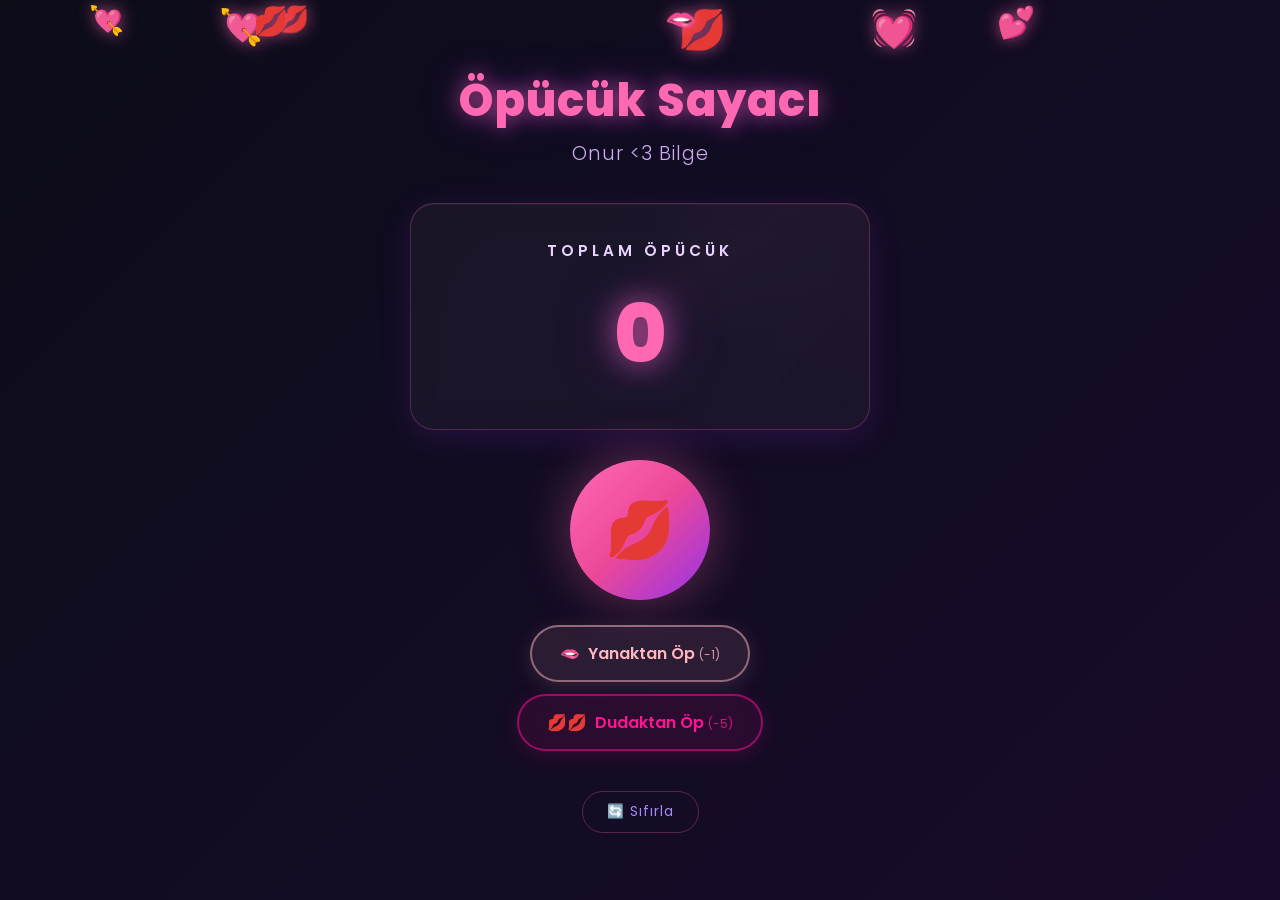
<file: index.html>
<!DOCTYPE html>
<html lang="tr">
<head>
    <meta charset="UTF-8">
    <meta name="viewport" content="width=device-width, initial-scale=1.0">
    <title>Öpücük Sayacı</title>
    <style>
        @import url('https://fonts.googleapis.com/css2?family=Poppins:wght@300;400;600;700;800&display=swap');

        * {
            margin: 0;
            padding: 0;
            box-sizing: border-box;
        }

        body {
            background: linear-gradient(135deg, #0d0d1a 0%, #1a0a2e 30%, #2d1b4e 60%, #0f0f23 100%);
            background-size: 400% 400%;
            animation: gradientShift 15s ease infinite;
            min-height: 100vh;
            display: flex;
            flex-direction: column;
            align-items: center;
            justify-content: center;
            font-family: 'Poppins', sans-serif;
            overflow: hidden;
            position: relative;
        }

        @keyframes gradientShift {
            0% { background-position: 0% 50%; }
            50% { background-position: 100% 50%; }
            100% { background-position: 0% 50%; }
        }

        /* ===== ARKA PLAN KALPLER ===== */
        .hearts-container {
            position: fixed;
            top: 0;
            left: 0;
            width: 100%;
            height: 100%;
            pointer-events: none;
            overflow: hidden;
            z-index: 1;
        }

        .heart {
            position: absolute;
            animation: floatUp linear infinite;
            filter: drop-shadow(0 0 8px rgba(255, 105, 180, 0.6));
        }

        @keyframes floatUp {
            0% {
                transform: translateY(100vh) scale(0) rotate(-20deg);
                opacity: 0;
            }
            8% {
                opacity: 0.9;
            }
            92% {
                opacity: 0.9;
            }
            100% {
                transform: translateY(-15vh) scale(1.3) rotate(20deg);
                opacity: 0;
            }
        }

        /* ===== PARÇACIK CANVAS ===== */
        #particleCanvas {
            position: fixed;
            top: 0;
            left: 0;
            width: 100%;
            height: 100%;
            pointer-events: none;
            z-index: 5;
        }

        /* ===== ANA İÇERİK ===== */
        .main-content {
            position: relative;
            z-index: 10;
            text-align: center;
            padding: 20px;
            max-width: 500px;
            width: 90%;
        }

        .title {
            color: #ff69b4;
            font-size: 2.8rem;
            font-weight: 800;
            margin-bottom: 5px;
            text-shadow: 0 0 20px rgba(255, 105, 180, 0.6), 0 0 40px rgba(147, 51, 234, 0.4);
            animation: glow 2s ease-in-out infinite alternate;
            letter-spacing: 1px;
        }

        @keyframes glow {
            from {
                text-shadow: 0 0 20px rgba(255, 105, 180, 0.5), 0 0 30px rgba(147, 51, 234, 0.3);
            }
            to {
                text-shadow: 0 0 30px rgba(255, 105, 180, 0.9), 0 0 50px rgba(147, 51, 234, 0.6), 0 0 70px rgba(236, 72, 153, 0.3);
            }
        }

        .subtitle {
            color: #d8b4fe;
            font-size: 1.2rem;
            margin-bottom: 35px;
            opacity: 0.95;
            font-weight: 300;
            letter-spacing: 1px;
        }

        /* ===== SAYAÇ KUTUSU ===== */
        .counter-box {
            background: rgba(255, 255, 255, 0.04);
            backdrop-filter: blur(15px);
            -webkit-backdrop-filter: blur(15px);
            border: 1px solid rgba(255, 105, 180, 0.25);
            border-radius: 24px;
            padding: 35px 30px;
            margin-bottom: 30px;
            box-shadow: 0 8px 32px rgba(147, 51, 234, 0.15), inset 0 1px 0 rgba(255, 255, 255, 0.05);
            position: relative;
            overflow: hidden;
        }

        .counter-box::before {
            content: '';
            position: absolute;
            top: -50%;
            left: -50%;
            width: 200%;
            height: 200%;
            background: conic-gradient(from 0deg, transparent, rgba(255, 105, 180, 0.03), transparent 30%);
            animation: rotate 8s linear infinite;
        }

        @keyframes rotate {
            100% { transform: rotate(360deg); }
        }

        .counter-label {
            color: #e9d5ff;
            font-size: 0.95rem;
            margin-bottom: 12px;
            letter-spacing: 4px;
            text-transform: uppercase;
            font-weight: 600;
            position: relative;
            z-index: 1;
        }

        .counter-value {
            color: #ff69b4;
            font-size: 5rem;
            font-weight: 800;
            text-shadow: 0 0 30px rgba(255, 105, 180, 0.7), 0 0 60px rgba(147, 51, 234, 0.4);
            transition: all 0.3s cubic-bezier(0.68, -0.55, 0.265, 1.55);
            position: relative;
            z-index: 1;
            display: inline-block;
        }

        .counter-value.pop {
            transform: scale(1.4);
            color: #ff1493;
        }

        .counter-value.shake {
            animation: shake 0.5s cubic-bezier(.36,.07,.19,.97) both;
            color: #ff4757;
        }

        @keyframes shake {
            10%, 90% { transform: translate3d(-2px, 0, 0); }
            20%, 80% { transform: translate3d(4px, 0, 0); }
            30%, 50%, 70% { transform: translate3d(-6px, 0, 0); }
            40%, 60% { transform: translate3d(6px, 0, 0); }
        }

        .counter-value.bounce {
            animation: bounce 0.6s ease;
            color: #ff69b4;
        }

        @keyframes bounce {
            0%, 100% { transform: translateY(0); }
            25% { transform: translateY(-15px) scale(1.1); }
            50% { transform: translateY(5px) scale(0.95); }
            75% { transform: translateY(-5px) scale(1.05); }
        }

        /* ===== BUTON GRUBU ===== */
        .button-group {
            display: flex;
            flex-direction: column;
            gap: 15px;
            align-items: center;
            margin-bottom: 25px;
        }

        .main-btn-row {
            display: flex;
            gap: 15px;
            justify-content: center;
            flex-wrap: wrap;
        }

        .kiss-button {
            background: linear-gradient(135deg, #ff69b4 0%, #ec4899 50%, #9333ea 100%);
            border: none;
            border-radius: 50%;
            width: 140px;
            height: 140px;
            font-size: 3.5rem;
            cursor: pointer;
            box-shadow: 0 0 50px rgba(255, 105, 180, 0.4), 0 10px 30px rgba(0, 0, 0, 0.3);
            transition: all 0.3s cubic-bezier(0.68, -0.55, 0.265, 1.55);
            position: relative;
            overflow: hidden;
            display: flex;
            align-items: center;
            justify-content: center;
        }

        .kiss-button::after {
            content: '';
            position: absolute;
            top: -50%;
            left: -50%;
            width: 200%;
            height: 200%;
            background: radial-gradient(circle, rgba(255,255,255,0.3) 0%, transparent 60%);
            opacity: 0;
            transition: opacity 0.3s;
        }

        .kiss-button:hover {
            transform: scale(1.12) rotate(5deg);
            box-shadow: 0 0 70px rgba(255, 105, 180, 0.7), 0 15px 40px rgba(0, 0, 0, 0.4);
        }

        .kiss-button:hover::after {
            opacity: 1;
        }

        .kiss-button:active {
            transform: scale(0.92) rotate(-3deg);
        }

        .kiss-button .btn-label {
            position: absolute;
            bottom: -28px;
            left: 50%;
            transform: translateX(-50%);
            font-size: 0.75rem;
            color: #ff69b4;
            font-weight: 600;
            white-space: nowrap;
            text-shadow: 0 0 10px rgba(255, 105, 180, 0.5);
            letter-spacing: 1px;
        }

        /* Alt butonlar */
        .sub-buttons {
            display: flex;
            gap: 12px;
            justify-content: center;
            flex-wrap: wrap;
            margin-top: 10px;
        }

        .sub-btn {
            padding: 14px 28px;
            border-radius: 50px;
            border: 2px solid;
            font-size: 1rem;
            font-weight: 600;
            cursor: pointer;
            font-family: 'Poppins', sans-serif;
            transition: all 0.3s cubic-bezier(0.68, -0.55, 0.265, 1.55);
            position: relative;
            overflow: hidden;
            display: flex;
            align-items: center;
            gap: 8px;
            backdrop-filter: blur(10px);
        }

        .sub-btn::before {
            content: '';
            position: absolute;
            top: 0;
            left: -100%;
            width: 100%;
            height: 100%;
            background: linear-gradient(90deg, transparent, rgba(255,255,255,0.15), transparent);
            transition: left 0.5s;
        }

        .sub-btn:hover::before {
            left: 100%;
        }

        .sub-btn:hover {
            transform: translateY(-3px) scale(1.05);
        }

        .sub-btn:active {
            transform: translateY(1px) scale(0.98);
        }

        .btn-cheek {
            background: rgba(255, 182, 193, 0.1);
            border-color: rgba(255, 182, 193, 0.5);
            color: #ffb6c1;
            box-shadow: 0 4px 20px rgba(255, 182, 193, 0.15);
        }

        .btn-cheek:hover {
            background: rgba(255, 182, 193, 0.2);
            border-color: #ffb6c1;
            box-shadow: 0 6px 30px rgba(255, 182, 193, 0.3);
            color: #ffd1dc;
        }

        .btn-lips {
            background: rgba(255, 20, 147, 0.1);
            border-color: rgba(255, 20, 147, 0.5);
            color: #ff1493;
            box-shadow: 0 4px 20px rgba(255, 20, 147, 0.15);
        }

        .btn-lips:hover {
            background: rgba(255, 20, 147, 0.2);
            border-color: #ff1493;
            box-shadow: 0 6px 30px rgba(255, 20, 147, 0.3);
            color: #ff69b4;
        }

        .btn-cost {
            font-size: 0.75rem;
            opacity: 0.8;
            font-weight: 400;
        }

        /* ===== SIFIRLA BUTONU ===== */
        .reset-btn {
            margin-top: 15px;
            background: transparent;
            border: 1px solid rgba(255, 105, 180, 0.3);
            color: #a78bfa;
            padding: 10px 24px;
            border-radius: 25px;
            cursor: pointer;
            font-size: 0.85rem;
            font-family: 'Poppins', sans-serif;
            transition: all 0.3s ease;
            letter-spacing: 1px;
            position: relative;
            overflow: hidden;
        }

        .reset-btn:hover {
            background: rgba(255, 105, 180, 0.15);
            border-color: #ff69b4;
            color: #ff69b4;
            box-shadow: 0 0 20px rgba(255, 105, 180, 0.2);
        }

        /* ===== UÇAN EMOJİLER ===== */
        .floating-emoji {
            position: fixed;
            font-size: 2rem;
            pointer-events: none;
            z-index: 100;
            animation: floatEmoji 2s cubic-bezier(0.25, 0.46, 0.45, 0.94) forwards;
            filter: drop-shadow(0 0 10px rgba(255, 105, 180, 0.8));
        }

        @keyframes floatEmoji {
            0% {
                transform: translateY(0) scale(0.5) rotate(0deg);
                opacity: 0;
            }
            20% {
                opacity: 1;
                transform: translateY(-30px) scale(1.2) rotate(10deg);
            }
            100% {
                transform: translateY(-150px) scale(0.3) rotate(45deg);
                opacity: 0;
            }
        }

        /* ===== SAYI GÖSTERGE EFEKTİ ===== */
        .score-popup {
            position: fixed;
            font-size: 1.8rem;
            font-weight: 800;
            pointer-events: none;
            z-index: 200;
            animation: scoreFloat 1.2s ease-out forwards;
            text-shadow: 0 0 20px currentColor;
        }

        @keyframes scoreFloat {
            0% {
                transform: translateY(0) scale(0.5);
                opacity: 0;
            }
            30% {
                opacity: 1;
                transform: translateY(-20px) scale(1.3);
            }
            100% {
                transform: translateY(-80px) scale(0.8);
                opacity: 0;
            }
        }

        /* ===== RİPPL EFEKTİ ===== */
        .ripple {
            position: absolute;
            border-radius: 50%;
            background: rgba(255, 105, 180, 0.4);
            transform: scale(0);
            animation: rippleEffect 0.8s ease-out;
            pointer-events: none;
        }

        @keyframes rippleEffect {
            to {
                transform: scale(4);
                opacity: 0;
            }
        }

        /* ===== MİLESTONE KUTUSU ===== */
        .milestone {
            position: fixed;
            top: 50%;
            left: 50%;
            transform: translate(-50%, -50%) scale(0);
            background: rgba(20, 10, 40, 0.95);
            border: 2px solid #ff69b4;
            border-radius: 20px;
            padding: 30px 50px;
            z-index: 1000;
            text-align: center;
            animation: milestoneIn 0.5s cubic-bezier(0.68, -0.55, 0.265, 1.55) forwards;
            box-shadow: 0 0 60px rgba(255, 105, 180, 0.4);
            backdrop-filter: blur(20px);
        }

        @keyframes milestoneIn {
            to {
                transform: translate(-50%, -50%) scale(1);
            }
        }

        .milestone-text {
            color: #ff69b4;
            font-size: 1.5rem;
            font-weight: 700;
        }

        .milestone-number {
            color: #e879f9;
            font-size: 3rem;
            font-weight: 800;
            margin: 10px 0;
            text-shadow: 0 0 30px rgba(232, 121, 249, 0.6);
        }

        /* ===== RESPONSİVE ===== */
        @media (max-width: 480px) {
            .title { font-size: 2rem; }
            .counter-value { font-size: 3.5rem; }
            .kiss-button { width: 110px; height: 110px; font-size: 2.8rem; }
            .sub-btn { padding: 12px 20px; font-size: 0.9rem; }
        }
    </style>
<base target="_blank">
</head>
<body>
    <canvas id="particleCanvas"></canvas>
    <div class="hearts-container" id="heartsContainer"></div>

    <div class="main-content">
        <h1 class="title">Öpücük Sayacı</h1>
        <p class="subtitle">Onur <3 Bilge</p>

        <div class="counter-box">
            <div class="counter-label">Toplam Öpücük</div>
            <div class="counter-value" id="counter">0</div>
        </div>

        <div class="button-group">
            <div class="main-btn-row">
                <button class="kiss-button" id="kissBtn" onclick="addKiss(event)">
                    💋
                    <span class="btn-label">+1 ÖPÜCÜK</span>
                </button>
            </div>

            <div class="sub-buttons">
                <button class="sub-btn btn-cheek" id="cheekBtn" onclick="kissCheek(event)">
                    <span>🫦</span>
                    <span>Yanaktan Öp <span class="btn-cost">(-1)</span></span>
                </button>
                <button class="sub-btn btn-lips" id="lipsBtn" onclick="kissLips(event)">
                    <span>💋💋</span>
                    <span>Dudaktan Öp <span class="btn-cost">(-5)</span></span>
                </button>
            </div>
        </div>

        <button class="reset-btn" onclick="resetCounter()">🔄 Sıfırla</button>
    </div>

    <script>
        /* =====================================================
           ÖPÜCÜK SAYACI - Gelişmiş Sürüm
           localStorage key: "kissCount" (önceki sürümle uyumlu)
           ===================================================== */

        let count = parseInt(localStorage.getItem('kissCount')) || 0;
        const counterElement = document.getElementById('counter');
        const kissBtn = document.getElementById('kissBtn');
        const cheekBtn = document.getElementById('cheekBtn');
        const lipsBtn = document.getElementById('lipsBtn');
        const heartsContainer = document.getElementById('heartsContainer');
        const canvas = document.getElementById('particleCanvas');
        const ctx = canvas.getContext('2d');

        // Canvas boyutlandırma
        function resizeCanvas() {
            canvas.width = window.innerWidth;
            canvas.height = window.innerHeight;
        }
        resizeCanvas();
        window.addEventListener('resize', resizeCanvas);

        // İlk değer
        counterElement.textContent = count;

        /* ===== SAYAÇ GÜNCELLEME ===== */
        function updateCounter(newCount, type) {
            const oldCount = count;
            count = newCount;
            localStorage.setItem('kissCount', count);
            counterElement.textContent = count;

            // Animasyon sınıflarını temizle
            counterElement.classList.remove('pop', 'shake', 'bounce');
            void counterElement.offsetWidth; // Reflow

            if (type === 'add') {
                counterElement.classList.add('pop');
                setTimeout(() => counterElement.classList.remove('pop'), 300);
            } else if (type === 'remove') {
                counterElement.classList.add('shake');
                setTimeout(() => counterElement.classList.remove('shake'), 500);
            } else if (type === 'bigRemove') {
                counterElement.classList.add('bounce');
                setTimeout(() => counterElement.classList.remove('bounce'), 600);
            }

            // Milestone kontrolü
            checkMilestone(oldCount, count);
        }

        /* ===== +1 ÖPÜCÜK EKLE ===== */
        function addKiss(event) {
            updateCounter(count + 1, 'add');
            createRipple(event);
            spawnConfetti(event.clientX, event.clientY, 'add');
            createFloatingEmojis(event.clientX, event.clientY, 'add');
            showScorePopup(event.clientX, event.clientY, '+1', '#ff69b4');
            playSound('add');
        }

        /* ===== YANAKTAN ÖP (-1) ===== */
        function kissCheek(event) {
            if (count < 1) {
                showScorePopup(event.clientX, event.clientY, 'Yetersiz!', '#ff4757');
                counterElement.classList.add('shake');
                setTimeout(() => counterElement.classList.remove('shake'), 500);
                return;
            }
            updateCounter(count - 1, 'remove');
            createRipple(event);
            spawnConfetti(event.clientX, event.clientY, 'remove');
            createFloatingEmojis(event.clientX, event.clientY, 'cheek');
            showScorePopup(event.clientX, event.clientY, '-1', '#ffb6c1');
            playSound('remove');
        }

        /* ===== DUDAKTAN ÖP (-5) ===== */
        function kissLips(event) {
            if (count < 5) {
                showScorePopup(event.clientX, event.clientY, 'Yetersiz!', '#ff4757');
                counterElement.classList.add('shake');
                setTimeout(() => counterElement.classList.remove('shake'), 500);
                return;
            }
            updateCounter(count - 5, 'bigRemove');
            createRipple(event);
            spawnConfetti(event.clientX, event.clientY, 'bigRemove');
            createFloatingEmojis(event.clientX, event.clientY, 'lips');
            showScorePopup(event.clientX, event.clientY, '-5', '#ff1493');
            playSound('bigRemove');
        }

        /* ===== SIFIRLA ===== */
        function resetCounter() {
            if (confirm('Tüm öpücükleri sıfırlamak istediğine emin misin? Bu işlem geri alınamaz!')) {
                count = 0;
                localStorage.setItem('kissCount', 0);
                counterElement.textContent = count;
                counterElement.classList.add('shake');
                setTimeout(() => counterElement.classList.remove('shake'), 500);
                showScorePopup(window.innerWidth / 2, window.innerHeight / 2, 'Sıfırlandı!', '#a78bfa');
            }
        }

        /* ===== RİPPL EFEKTİ ===== */
        function createRipple(event) {
            const btn = event.currentTarget;
            const rect = btn.getBoundingClientRect();
            const ripple = document.createElement('span');
            ripple.className = 'ripple';
            const size = Math.max(rect.width, rect.height);
            ripple.style.width = ripple.style.height = size + 'px';
            ripple.style.left = (event.clientX - rect.left - size / 2) + 'px';
            ripple.style.top = (event.clientY - rect.top - size / 2) + 'px';
            btn.appendChild(ripple);
            setTimeout(() => ripple.remove(), 800);
        }

        /* ===== UÇAN EMOJİLER ===== */
        function createFloatingEmojis(x, y, type) {
            const emojis = {
                add: ['💋', '💖', '💕', '💗', '💓', '💝'],
                cheek: ['🫦', '😘', '💕', '🥰'],
                lips: ['💋💋', '🔥', '💖💖', '💗', '💝']
            };
            const list = emojis[type] || emojis.add;
            const count = type === 'lips' ? 8 : type === 'cheek' ? 4 : 6;

            for (let i = 0; i < count; i++) {
                setTimeout(() => {
                    const el = document.createElement('div');
                    el.className = 'floating-emoji';
                    el.textContent = list[Math.floor(Math.random() * list.length)];
                    el.style.left = (x + (Math.random() - 0.5) * 120) + 'px';
                    el.style.top = (y + (Math.random() - 0.5) * 60) + 'px';
                    el.style.fontSize = (1.5 + Math.random() * 1.5) + 'rem';
                    el.style.animationDuration = (1.5 + Math.random() * 1) + 's';
                    document.body.appendChild(el);
                    setTimeout(() => el.remove(), 2500);
                }, i * 80);
            }
        }

        /* ===== SKOR POPUP ===== */
        function showScorePopup(x, y, text, color) {
            const popup = document.createElement('div');
            popup.className = 'score-popup';
            popup.textContent = text;
            popup.style.left = x + 'px';
            popup.style.top = (y - 40) + 'px';
            popup.style.color = color;
            document.body.appendChild(popup);
            setTimeout(() => popup.remove(), 1200);
        }

        /* ===== KONFETİ SİSTEMİ (Canvas) ===== */
        let particles = [];

        function spawnConfetti(x, y, type) {
            const colors = {
                add: ['#ff69b4', '#ec4899', '#f472b6', '#e879f9', '#f0abfc', '#fbcfe8'],
                remove: ['#ffb6c1', '#ffd1dc', '#ff8fab', '#f4a4c0', '#e8a4c8'],
                bigRemove: ['#ff1493', '#ff006e', '#fb5607', '#ff006e', '#c9184a']
            };
            const palette = colors[type] || colors.add;
            const particleCount = type === 'bigRemove' ? 60 : type === 'remove' ? 30 : 40;

            for (let i = 0; i < particleCount; i++) {
                const angle = (Math.PI * 2 * i) / particleCount + (Math.random() - 0.5) * 0.5;
                const speed = 3 + Math.random() * 6;
                particles.push({
                    x: x,
                    y: y,
                    vx: Math.cos(angle) * speed,
                    vy: Math.sin(angle) * speed - 3,
                    life: 1,
                    decay: 0.01 + Math.random() * 0.02,
                    size: 3 + Math.random() * 5,
                    color: palette[Math.floor(Math.random() * palette.length)],
                    gravity: 0.15,
                    rotation: Math.random() * Math.PI * 2,
                    rotationSpeed: (Math.random() - 0.5) * 0.2,
                    shape: Math.random() > 0.5 ? 'circle' : 'rect'
                });
            }
        }

        function animateParticles() {
            ctx.clearRect(0, 0, canvas.width, canvas.height);

            for (let i = particles.length - 1; i >= 0; i--) {
                const p = particles[i];
                p.x += p.vx;
                p.y += p.vy;
                p.vy += p.gravity;
                p.life -= p.decay;
                p.rotation += p.rotationSpeed;
                p.vx *= 0.98;

                if (p.life <= 0) {
                    particles.splice(i, 1);
                    continue;
                }

                ctx.save();
                ctx.translate(p.x, p.y);
                ctx.rotate(p.rotation);
                ctx.globalAlpha = p.life;
                ctx.fillStyle = p.color;
                ctx.shadowColor = p.color;
                ctx.shadowBlur = 10;

                if (p.shape === 'circle') {
                    ctx.beginPath();
                    ctx.arc(0, 0, p.size, 0, Math.PI * 2);
                    ctx.fill();
                } else {
                    ctx.fillRect(-p.size / 2, -p.size / 2, p.size, p.size);
                }

                ctx.restore();
            }

            requestAnimationFrame(animateParticles);
        }
        animateParticles();

        /* ===== MİLESTONE KONTROLÜ ===== */
        function checkMilestone(oldVal, newVal) {
            const milestones = [10, 25, 50, 100, 200, 500, 1000];
            for (const m of milestones) {
                if (oldVal < m && newVal >= m) {
                    showMilestone(m);
                    spawnConfetti(window.innerWidth / 2, window.innerHeight / 2, 'add');
                    break;
                }
            }
        }

        function showMilestone(number) {
            const div = document.createElement('div');
            div.className = 'milestone';
            div.innerHTML = `
                <div class="milestone-text">🎉 Tebrikler! 🎉</div>
                <div class="milestone-number">${number}</div>
                <div class="milestone-text" style="font-size:1rem;color:#d8b4fe">Öpücük!</div>
            `;
            document.body.appendChild(div);
            setTimeout(() => div.remove(), 2500);
        }

        /* ===== SES EFEKTİ (Web Audio API) ===== */
        const audioCtx = new (window.AudioContext || window.webkitAudioContext)();

        function playSound(type) {
            try {
                const oscillator = audioCtx.createOscillator();
                const gainNode = audioCtx.createGain();
                oscillator.connect(gainNode);
                gainNode.connect(audioCtx.destination);

                if (type === 'add') {
                    oscillator.frequency.setValueAtTime(523, audioCtx.currentTime);
                    oscillator.frequency.setValueAtTime(659, audioCtx.currentTime + 0.1);
                    oscillator.frequency.setValueAtTime(784, audioCtx.currentTime + 0.2);
                    gainNode.gain.setValueAtTime(0.1, audioCtx.currentTime);
                    gainNode.gain.exponentialRampToValueAtTime(0.01, audioCtx.currentTime + 0.4);
                    oscillator.start(audioCtx.currentTime);
                    oscillator.stop(audioCtx.currentTime + 0.4);
                } else if (type === 'remove') {
                    oscillator.frequency.setValueAtTime(400, audioCtx.currentTime);
                    oscillator.frequency.setValueAtTime(350, audioCtx.currentTime + 0.1);
                    oscillator.type = 'sine';
                    gainNode.gain.setValueAtTime(0.08, audioCtx.currentTime);
                    gainNode.gain.exponentialRampToValueAtTime(0.01, audioCtx.currentTime + 0.3);
                    oscillator.start(audioCtx.currentTime);
                    oscillator.stop(audioCtx.currentTime + 0.3);
                } else if (type === 'bigRemove') {
                    oscillator.frequency.setValueAtTime(300, audioCtx.currentTime);
                    oscillator.frequency.setValueAtTime(250, audioCtx.currentTime + 0.15);
                    oscillator.frequency.setValueAtTime(200, audioCtx.currentTime + 0.3);
                    oscillator.type = 'triangle';
                    gainNode.gain.setValueAtTime(0.12, audioCtx.currentTime);
                    gainNode.gain.exponentialRampToValueAtTime(0.01, audioCtx.currentTime + 0.5);
                    oscillator.start(audioCtx.currentTime);
                    oscillator.stop(audioCtx.currentTime + 0.5);
                }
            } catch (e) {}
        }

        /* ===== ARKA PLAN KALPLER ===== */
        function createHeart() {
            const heart = document.createElement('div');
            heart.className = 'heart';
            const emojis = ['💖', '💕', '💗', '💓', '💝', '💘', '💋', '🫦'];
            heart.textContent = emojis[Math.floor(Math.random() * emojis.length)];
            heart.style.left = Math.random() * 100 + '%';
            heart.style.fontSize = (14 + Math.random() * 28) + 'px';
            heart.style.animationDuration = (5 + Math.random() * 7) + 's';
            heart.style.animationDelay = Math.random() * 3 + 's';
            heart.style.color = ['#ff69b4', '#e879f9', '#9333ea', '#f0abfc', '#ec4899'][Math.floor(Math.random() * 5)];
            heartsContainer.appendChild(heart);
            setTimeout(() => heart.remove(), 12000);
        }

        setInterval(createHeart, 600);
        for (let i = 0; i < 20; i++) {
            setTimeout(createHeart, i * 150);
        }

        /* ===== GİZLİ EASTER EGG: Boşluk tuşu = +1 öpücük ===== */
        document.addEventListener('keydown', (e) => {
            if (e.code === 'Space') {
                e.preventDefault();
                const rect = kissBtn.getBoundingClientRect();
                addKiss({ clientX: rect.left + rect.width / 2, clientY: rect.top + rect.height / 2, currentTarget: kissBtn });
            }
        });
    </script>
</body>
</html>
</file>
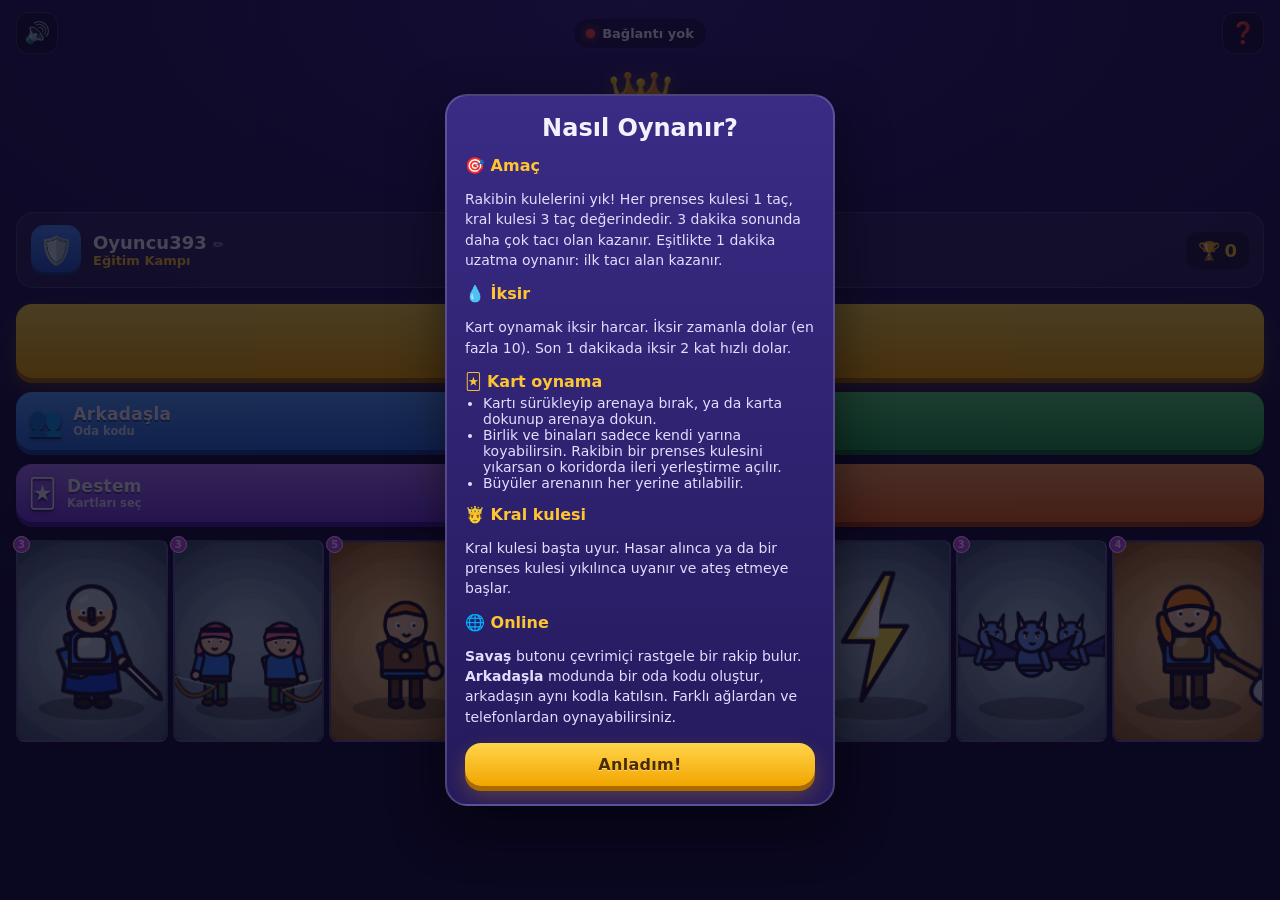
<file: tac-arena/www/index.html>
<!DOCTYPE html>
<html lang="tr">
<head>
  <meta charset="UTF-8">
  <meta name="viewport" content="width=device-width, initial-scale=1, maximum-scale=1, user-scalable=no, viewport-fit=cover">
  <meta name="theme-color" content="#1b1440">
  <title>Taç Arena</title>
  <link rel="stylesheet" href="css/style.css">
</head>
<body>
<div id="app">

  <!-- ============ ANA MENÜ ============ -->
  <section id="home" class="screen active">
    <div class="home-top">
      <button class="icon-btn" id="btnSound" aria-label="Ses">🔊</button>
      <div class="net-pill" id="netPill"><span class="dot"></span><span id="netText">Bağlanıyor…</span></div>
      <button class="icon-btn" id="btnHelp" aria-label="Nasıl oynanır">❓</button>
    </div>

    <div class="logo">
      <div class="logo-crown">👑</div>
      <h1>TAÇ ARENA</h1>
      <p>Kuleleri yık, tacı kap!</p>
    </div>

    <div class="profile-card" id="profileCard">
      <div class="avatar" id="pAvatar">🛡️</div>
      <div class="pinfo">
        <div class="pname"><span id="pName">Oyuncu</span> <span class="edit">✏️</span></div>
        <div class="parena" id="pArena">Eğitim Kampı</div>
      </div>
      <div class="ptrophy"><span>🏆</span><b id="pTrophy">0</b></div>
    </div>

    <div class="menu">
      <button class="btn btn-big btn-gold" id="btnOnline">
        <span class="bi">⚔️</span><span><b>SAVAŞ</b><small>Online rakip bul</small></span>
      </button>
      <div class="menu-row">
        <button class="btn btn-blue" id="btnFriend"><span class="bi">👥</span><span><b>Arkadaşla</b><small>Oda kodu</small></span></button>
        <button class="btn btn-green" id="btnBot"><span class="bi">🤖</span><span><b>Antrenman</b><small>Bota karşı</small></span></button>
      </div>
      <div class="menu-row">
        <button class="btn btn-purple" id="btnDeck"><span class="bi">🃏</span><span><b>Destem</b><small>Kartları seç</small></span></button>
        <button class="btn btn-orange" id="btnAch"><span class="bi">🏅</span><span><b>Başarımlar</b><small id="achCount">0/0</small></span></button>
      </div>
    </div>

    <div class="deck-preview" id="deckPreview"></div>
    <div class="stats-line" id="statsLine"></div>
  </section>

  <!-- ============ DESTE ============ -->
  <section id="deck" class="screen">
    <header class="bar">
      <button class="icon-btn" data-back>←</button>
      <h2>Destem</h2>
      <div class="avg">Ort. ⚗️ <b id="avgElixir">0</b></div>
    </header>
    <div class="scroll">
      <div class="hint" id="deckHint">Bir karta dokun: bilgi gör, desteye ekle veya değiştir.</div>
      <div class="card-grid deck-grid" id="deckGrid"></div>
      <h3 class="sub">Tüm Kartlar <small id="collCount"></small></h3>
      <div class="card-grid" id="collGrid"></div>
    </div>
  </section>

  <!-- ============ ARAMA ============ -->
  <section id="search" class="screen center">
    <div class="search-box">
      <div class="spinner"><span>⚔️</span></div>
      <h2 id="searchTitle">Rakip aranıyor…</h2>
      <div class="search-time" id="searchTime">0:00</div>
      <p class="muted" id="searchInfo">Çevrimiçi oyuncular: –</p>
      <p class="tip" id="searchTip"></p>
      <button class="btn btn-red" id="btnCancelSearch">İptal</button>
    </div>
  </section>

  <!-- ============ ARKADAŞ ODASI ============ -->
  <section id="room" class="screen">
    <header class="bar">
      <button class="icon-btn" data-back>←</button>
      <h2>Arkadaşla Oyna</h2>
      <div></div>
    </header>
    <div class="scroll room-body">
      <div class="panel">
        <h3>1) Oda oluştur</h3>
        <p class="muted">Kodu arkadaşına gönder, o da “Katıl” kısmına yazsın.</p>
        <button class="btn btn-gold wide" id="btnCreateRoom">Oda Oluştur</button>
        <div class="room-code hidden" id="roomCodeBox">
          <div class="code" id="roomCode">----</div>
          <button class="btn btn-small" id="btnShareCode">📋 Kopyala / Paylaş</button>
        </div>
      </div>
      <div class="or">veya</div>
      <div class="panel">
        <h3>2) Odaya katıl</h3>
        <input id="roomInput" class="code-input" inputmode="numeric" maxlength="4" placeholder="0000" autocomplete="off">
        <button class="btn btn-blue wide" id="btnJoinRoom">Katıl</button>
      </div>
      <div class="room-status" id="roomStatus"></div>
    </div>
  </section>

  <!-- ============ OYUN ============ -->
  <section id="game" class="screen">
    <div class="hud-top">
      <button class="icon-btn small" id="btnMenu" aria-label="Menü">⚙️</button>
      <div class="opp">
        <div class="opp-name" id="oppName">Rakip</div>
        <div class="opp-tr" id="oppTr"></div>
        <div class="net-q" id="netQ"></div>
      </div>
      <div class="score"><span class="cr blue" id="crMe">0</span><span class="crown">👑</span><span class="cr red" id="crOp">0</span></div>
      <div class="timer-box">
        <div class="timer-label" id="timerLabel">Kalan süre</div>
        <div class="timer" id="timer">3:00</div>
      </div>
    </div>
    <div class="arena-wrap" id="arenaWrap">
      <canvas id="cv"></canvas>
      <div class="banner" id="banner"></div>
      <div class="countdown hidden" id="countdown"></div>
      <div class="lag-warn hidden" id="lagWarn">📶 Bağlantı zayıf…</div>
      <div class="emote-panel hidden" id="emotePanel"></div>
      <div class="fx-layer" id="fxLayer"></div>
      <div class="waiting hidden" id="waitOverlay">
        <div class="spinner small"><span>⏳</span></div>
        <div id="waitText">Rakip bağlanıyor…</div>
      </div>
    </div>
    <div class="hud-bottom">
      <div class="hand">
        <div class="next-card" id="nextCard"><small>Sıradaki</small><div class="nc-art"></div></div>
        <div class="slots" id="slots"></div>
      </div>
      <div class="elixir">
        <button class="icon-btn small" id="btnEmote" aria-label="Emoji">😀</button>
        <div class="drop">💧<b id="elixirNum">5</b></div>
        <div class="ebar"><div class="efill" id="elixirFill"></div><div class="eticks"></div></div>
      </div>
    </div>
  </section>

  <!-- ============ MODAL ============ -->
  <div class="modal hidden" id="modal">
    <div class="modal-box" id="modalBox"></div>
  </div>
  <div class="toast" id="toast"></div>
</div>

<script src="lib/supabase.js"></script>
<script src="js/cards.js"></script>
<script src="js/sim.js"></script>
<script src="js/ai.js"></script>
<script src="js/net.js"></script>
<script src="js/session.js"></script>
<script src="js/art.js"></script>
<script src="js/render.js"></script>
<script src="js/audio.js"></script>
<script src="js/main.js"></script>
</body>
</html>
</file>
<file: tac-arena/www/css/style.css>
:root {
  --bg1: #1b1440;
  --bg2: #2c1d63;
  --panel: rgba(255, 255, 255, 0.07);
  --panel-b: rgba(255, 255, 255, 0.14);
  --text: #f4f1ff;
  --muted: #b9b0de;
  --gold: #ffc531;
  --gold-d: #c98a06;
  --blue: #3b82f6;
  --red: #ef4444;
  --elixir: #d14cff;
  --safe-top: env(safe-area-inset-top, 0px);
  --safe-bot: env(safe-area-inset-bottom, 0px);
}

* { box-sizing: border-box; -webkit-tap-highlight-color: transparent; }
html, body {
  margin: 0; padding: 0; height: 100%; overflow: hidden;
  background: var(--bg1); color: var(--text);
  font-family: system-ui, -apple-system, "Segoe UI", Roboto, "Noto Sans", sans-serif;
  touch-action: none; user-select: none; -webkit-user-select: none;
  overscroll-behavior: none;
}
button { font: inherit; color: inherit; border: 0; background: none; cursor: pointer; }
input { font: inherit; }

#app {
  position: fixed; inset: 0;
  background: radial-gradient(120% 80% at 50% 0%, #3d2a8a 0%, var(--bg2) 35%, var(--bg1) 100%);
}

.screen { position: absolute; inset: 0; display: none; flex-direction: column; padding-top: var(--safe-top); padding-bottom: var(--safe-bot); }
.screen.active { display: flex; animation: fadeIn .22s ease; }
.screen.center { align-items: center; justify-content: center; }
@keyframes fadeIn { from { opacity: 0; transform: translateY(6px); } to { opacity: 1; transform: none; } }
.hidden { display: none !important; }
.muted { color: var(--muted); }

/* ---------- Butonlar ---------- */
.btn {
  position: relative; display: flex; align-items: center; justify-content: center; gap: 10px;
  padding: 12px 16px; border-radius: 16px; font-weight: 800; letter-spacing: .3px;
  background: linear-gradient(#5a5f78, #3e4258); box-shadow: 0 5px 0 #262838, 0 8px 18px rgba(0,0,0,.35);
  text-shadow: 0 2px 0 rgba(0,0,0,.35); transition: transform .08s, box-shadow .08s;
}
.btn:active { transform: translateY(4px); box-shadow: 0 1px 0 #262838, 0 3px 8px rgba(0,0,0,.35); }
.btn small { display: block; font-weight: 600; font-size: 11.5px; opacity: .85; letter-spacing: 0; text-shadow: none; }
.btn b { display: block; font-size: 17px; }
.btn .bi { font-size: 28px; filter: drop-shadow(0 2px 2px rgba(0,0,0,.35)); }
.btn > span:not(.bi) { text-align: left; }
.btn-gold { background: linear-gradient(#ffd54a, #f2a500); color: #4a2c00; text-shadow: 0 1px 0 rgba(255,255,255,.4); box-shadow: 0 5px 0 #a86b00, 0 10px 22px rgba(255,180,0,.25); }
.btn-gold:active { box-shadow: 0 1px 0 #a86b00; }
.btn-blue { background: linear-gradient(#5aa2ff, #2f6fe0); box-shadow: 0 5px 0 #1d47a0, 0 8px 18px rgba(0,0,0,.35); }
.btn-blue:active { box-shadow: 0 1px 0 #1d47a0; }
.btn-green { background: linear-gradient(#5ad37a, #26a04a); box-shadow: 0 5px 0 #167033, 0 8px 18px rgba(0,0,0,.35); }
.btn-green:active { box-shadow: 0 1px 0 #167033; }
.btn-purple { background: linear-gradient(#b27bff, #7a3ee8); box-shadow: 0 5px 0 #4f22a6, 0 8px 18px rgba(0,0,0,.35); }
.btn-purple:active { box-shadow: 0 1px 0 #4f22a6; }
.btn-orange { background: linear-gradient(#ffa25a, #e8651e); box-shadow: 0 5px 0 #a8410c, 0 8px 18px rgba(0,0,0,.35); }
.btn-orange:active { box-shadow: 0 1px 0 #a8410c; }
.btn-red { background: linear-gradient(#ff6b6b, #d63333); box-shadow: 0 5px 0 #8f1c1c, 0 8px 18px rgba(0,0,0,.35); }
.btn-red:active { box-shadow: 0 1px 0 #8f1c1c; }
.btn-big { padding: 16px 18px; font-size: 20px; }
.btn-big b { font-size: 24px; }
.btn-big .bi { font-size: 36px; }
.btn-small { padding: 8px 12px; font-size: 14px; border-radius: 12px; }
.btn.wide { width: 100%; }
.btn:disabled { filter: grayscale(.8) brightness(.7); }

.icon-btn {
  width: 42px; height: 42px; border-radius: 13px; font-size: 21px;
  background: rgba(0,0,0,.28); border: 1px solid rgba(255,255,255,.15);
  display: flex; align-items: center; justify-content: center;
}
.icon-btn:active { transform: scale(.94); }

/* ---------- Ana menü ---------- */
#home { padding-left: 16px; padding-right: 16px; overflow-y: auto; touch-action: pan-y; }
.home-top { display: flex; align-items: center; justify-content: space-between; margin-top: 12px; }
.net-pill { display: flex; align-items: center; gap: 7px; padding: 7px 12px; border-radius: 99px; background: rgba(0,0,0,.3); font-size: 13px; font-weight: 700; }
.net-pill .dot { width: 9px; height: 9px; border-radius: 50%; background: #f5a623; box-shadow: 0 0 8px #f5a623; }
.net-pill.ok .dot { background: #3ddc84; box-shadow: 0 0 8px #3ddc84; }
.net-pill.err .dot { background: #ff5252; box-shadow: 0 0 8px #ff5252; }

.logo { text-align: center; margin: 14px 0 12px; }
.logo-crown { font-size: 54px; animation: float 3s ease-in-out infinite; filter: drop-shadow(0 6px 10px rgba(255,190,0,.45)); }
@keyframes float { 50% { transform: translateY(-6px) rotate(-4deg); } }
.logo h1 {
  margin: 0; font-size: 40px; font-weight: 900; letter-spacing: 3px;
  background: linear-gradient(#fff3b0, #ffc531 55%, #e08a00); -webkit-background-clip: text; background-clip: text; color: transparent;
  filter: drop-shadow(0 3px 0 #5a2d00);
}
.logo p { margin: 4px 0 0; color: var(--muted); font-weight: 600; }

.profile-card {
  display: flex; align-items: center; gap: 12px; padding: 12px 14px; border-radius: 18px;
  background: var(--panel); border: 1px solid var(--panel-b); margin-bottom: 16px;
}
.avatar { width: 50px; height: 50px; border-radius: 14px; background: linear-gradient(#4f8dff, #2c58c9); display: flex; align-items: center; justify-content: center; font-size: 28px; box-shadow: inset 0 -3px 0 rgba(0,0,0,.25); }
.pinfo { flex: 1; min-width: 0; }
.pname { font-weight: 800; font-size: 18px; white-space: nowrap; overflow: hidden; text-overflow: ellipsis; }
.pname .edit { font-size: 13px; opacity: .7; }
.parena { color: var(--gold); font-size: 13px; font-weight: 700; }
.ptrophy { display: flex; align-items: center; gap: 4px; background: rgba(0,0,0,.3); padding: 8px 12px; border-radius: 12px; font-size: 18px; }
.ptrophy b { color: var(--gold); }

.menu { display: flex; flex-direction: column; gap: 14px; }
.menu-row { display: grid; grid-template-columns: 1fr 1fr; gap: 12px; }
.menu-row .btn { justify-content: flex-start; padding: 12px; }

.deck-preview { display: grid; grid-template-columns: repeat(8, 1fr); gap: 5px; margin: 18px 0 8px; }
.deck-preview .mini { aspect-ratio: 3/4; border-radius: 8px; background: linear-gradient(#4a3d8f, #2d2563); border: 2px solid rgba(255,255,255,.18); position: relative; }
.deck-preview .mini img { position: absolute; inset: 0; width: 100%; height: 100%; object-fit: cover; border-radius: 6px; }
.deck-preview .mini i { z-index: 1; }
.deck-preview .mini i { position: absolute; top: -6px; left: -5px; font-style: normal; font-size: 10px; font-weight: 900; background: var(--elixir); border-radius: 50%; width: 17px; height: 17px; display: flex; align-items: center; justify-content: center; border: 1.5px solid #fff; }
.stats-line { text-align: center; color: var(--muted); font-size: 13px; margin: 6px 0 18px; }

/* ---------- Üst bar ---------- */
header.bar { display: flex; align-items: center; justify-content: space-between; gap: 10px; padding: 10px 14px; background: rgba(0,0,0,.25); border-bottom: 1px solid rgba(255,255,255,.08); }
header.bar h2 { margin: 0; font-size: 20px; }
header.bar .avg { font-size: 14px; background: rgba(0,0,0,.3); padding: 6px 10px; border-radius: 10px; }
header.bar .avg b { color: #e7a6ff; }
.scroll { flex: 1; overflow-y: auto; padding: 14px 16px 30px; touch-action: pan-y; -webkit-overflow-scrolling: touch; }
.hint { color: var(--muted); font-size: 13px; text-align: center; margin-bottom: 10px; }
.hint.swap { color: var(--gold); font-weight: 800; animation: pulse 1s infinite; }
@keyframes pulse { 50% { opacity: .55; } }
h3.sub { margin: 20px 0 10px; font-size: 16px; }
h3.sub small { color: var(--muted); font-weight: 600; }

/* ---------- Kartlar ---------- */
.card-grid { display: grid; grid-template-columns: repeat(4, 1fr); gap: 10px; }
.deck-grid { padding: 10px; border-radius: 16px; background: rgba(0,0,0,.22); border: 1px solid rgba(255,255,255,.08); }
.tcard {
  position: relative; aspect-ratio: 3/4; border-radius: 12px;
  background: linear-gradient(160deg, #5b4bb0, #2e2470);
  border: 3px solid var(--rc, #9fb3c8);
  box-shadow: 0 4px 0 rgba(0,0,0,.35);
  display: flex; flex-direction: column; align-items: center; justify-content: center;
  transition: transform .1s;
}
.tcard:active { transform: scale(.95); }
.tcard { overflow: visible; }
.tcard .art { position: absolute; inset: 0; width: 100%; height: 100%; object-fit: cover; border-radius: 9px; pointer-events: none; }
.tcard .nm { z-index: 1; }
.tcard .nm { position: absolute; bottom: 3px; left: 2px; right: 2px; font-size: 9.5px; font-weight: 800; text-align: center; line-height: 1.05; text-shadow: 0 1px 2px #000; }
.tcard .cost {
  position: absolute; top: -7px; left: -7px; width: 24px; height: 24px; border-radius: 50%;
  background: radial-gradient(circle at 35% 30%, #f3a6ff, var(--elixir) 60%, #7a1fa8);
  border: 2px solid #fff; font-weight: 900; font-size: 13px; display: flex; align-items: center; justify-content: center;
  text-shadow: 0 1px 1px rgba(0,0,0,.5); z-index: 2;
}
.tcard .type { position: absolute; top: 3px; right: 5px; font-size: 10px; opacity: .85; z-index: 2; }
.tcard.in-deck { opacity: .38; }
.tcard.in-deck::after { content: '✓'; position: absolute; right: 4px; bottom: 16px; font-weight: 900; color: #3ddc84; }
.tcard.selected { outline: 3px solid var(--gold); outline-offset: 2px; animation: wiggle .5s ease-in-out infinite; }
@keyframes wiggle { 25% { transform: rotate(-2deg); } 75% { transform: rotate(2deg); } }

/* ---------- Arama ---------- */
.search-box { text-align: center; padding: 20px; max-width: 360px; }
.spinner { width: 120px; height: 120px; margin: 0 auto 18px; border-radius: 50%; border: 6px solid rgba(255,255,255,.12); border-top-color: var(--gold); animation: spin 1s linear infinite; display: flex; align-items: center; justify-content: center; }
.spinner span { font-size: 46px; animation: spin 1s linear infinite reverse; }
.spinner.small { width: 64px; height: 64px; border-width: 5px; margin-bottom: 10px; }
.spinner.small span { font-size: 24px; }
@keyframes spin { to { transform: rotate(360deg); } }
.search-box h2 { margin: 0 0 6px; }
.search-time { font-size: 28px; font-weight: 900; color: var(--gold); margin-bottom: 8px; }
.tip { font-size: 13px; color: #d6ccff; background: rgba(0,0,0,.25); border-radius: 12px; padding: 10px 12px; margin: 18px 0 22px; min-height: 40px; }

/* ---------- Oda ---------- */
.room-body { display: flex; flex-direction: column; gap: 12px; }
.panel { background: var(--panel); border: 1px solid var(--panel-b); border-radius: 18px; padding: 16px; }
.panel h3 { margin: 0 0 6px; }
.panel p { margin: 0 0 12px; font-size: 13px; }
.or { text-align: center; color: var(--muted); font-weight: 700; }
.room-code { text-align: center; margin-top: 14px; }
.room-code .code { font-size: 54px; font-weight: 900; letter-spacing: 12px; color: var(--gold); text-shadow: 0 3px 0 #6b3d00; margin-bottom: 8px; }
.code-input {
  width: 100%; text-align: center; font-size: 34px; font-weight: 900; letter-spacing: 14px;
  padding: 10px; border-radius: 14px; border: 2px solid rgba(255,255,255,.2); background: rgba(0,0,0,.3); color: #fff; margin-bottom: 12px;
  user-select: text; -webkit-user-select: text; touch-action: manipulation;
}
.room-status { text-align: center; font-weight: 800; min-height: 24px; color: var(--gold); }

/* ---------- Oyun ---------- */
#game { background: #1d361d; }
.hud-top {
  display: flex; align-items: center; justify-content: space-between; gap: 8px; padding: 6px 10px;
  background: linear-gradient(#3a1414, #2a0f0f); border-bottom: 2px solid #000; height: 52px; flex: none;
}
.opp { min-width: 0; flex: 1; }
.opp-name { font-weight: 800; font-size: 15px; color: #ffb4b4; white-space: nowrap; overflow: hidden; text-overflow: ellipsis; }
.opp-tr { font-size: 11.5px; color: #e5c07b; }
.score { display: flex; align-items: center; gap: 6px; font-weight: 900; font-size: 22px; background: rgba(0,0,0,.35); padding: 3px 12px; border-radius: 12px; }
.score .crown { font-size: 18px; }
.cr.blue { color: #6fb1ff; } .cr.red { color: #ff6b6b; }
.timer-box { flex: 1; text-align: right; }
.timer-label { font-size: 10.5px; color: #ffd27a; text-transform: uppercase; font-weight: 800; letter-spacing: .5px; }
.timer { font-size: 22px; font-weight: 900; font-variant-numeric: tabular-nums; }
.timer.urgent { color: #ff6b6b; animation: pulse .8s infinite; }

.arena-wrap { position: relative; flex: 1; min-height: 0; }
#cv { position: absolute; inset: 0; width: 100%; height: 100%; display: block; touch-action: none; }
.icon-btn.small { width: 36px; height: 36px; font-size: 18px; border-radius: 11px; flex: none; }
.net-q { font-size: 10px; font-weight: 800; color: #9be59b; }
.net-q.bad { color: #ffb36b; }
.lag-warn { position: absolute; top: 8px; left: 50%; transform: translateX(-50%); background: rgba(0,0,0,.75); color: #ffd27a; padding: 6px 12px; border-radius: 99px; font-weight: 800; font-size: 13px; pointer-events: none; }
.countdown { position: absolute; inset: 0; display: flex; align-items: center; justify-content: center; pointer-events: none;
  font-size: 110px; font-weight: 900; color: #fff; text-shadow: 0 6px 0 #3b1a6b, 0 0 40px rgba(0,0,0,.5); }
.countdown.tick { animation: cdPop .9s ease-out; }
@keyframes cdPop { 0% { transform: scale(2.2); opacity: 0; } 25% { transform: scale(1); opacity: 1; } 80% { opacity: 1; } 100% { transform: scale(.7); opacity: 0; } }
.fx-layer { position: absolute; inset: 0; pointer-events: none; overflow: hidden; }
.fly-crown { position: fixed; font-size: 34px; z-index: 40; pointer-events: none; transition: transform .9s cubic-bezier(.5,-0.3,.6,1), opacity .9s; filter: drop-shadow(0 4px 6px rgba(0,0,0,.5)); }
.confetti { position: fixed; top: -20px; width: 9px; height: 14px; z-index: 55; pointer-events: none; animation: fall linear forwards; }
@keyframes fall { to { transform: translateY(110vh) rotate(720deg); } }
.ebar.full { box-shadow: 0 0 12px #e86bff, 0 0 2px #fff inset; animation: pulse 1s infinite; }
.banner {
  position: absolute; left: 0; right: 0; top: 38%; text-align: center; pointer-events: none;
  font-size: 34px; font-weight: 900; color: #fff; text-shadow: 0 3px 0 #000, 0 0 20px rgba(0,0,0,.6);
  opacity: 0; transform: scale(.6); transition: opacity .25s, transform .25s;
}
.banner.show { opacity: 1; transform: scale(1); }
.banner small { display: block; font-size: 16px; color: #ffd27a; }
.emote-panel { position: absolute; left: 8px; bottom: 8px; display: grid; grid-template-columns: repeat(3, 46px); gap: 6px; background: rgba(0,0,0,.6); padding: 8px; border-radius: 14px; }
.emote-panel button { font-size: 28px; height: 46px; border-radius: 10px; background: rgba(255,255,255,.1); }
.waiting { position: absolute; inset: 0; background: rgba(10,8,30,.75); display: flex; flex-direction: column; align-items: center; justify-content: center; font-weight: 800; font-size: 18px; }

.hud-bottom { flex: none; background: linear-gradient(#2a2058, #1b1440); border-top: 2px solid #000; padding: 8px 8px 8px; }
.hand { display: flex; gap: 8px; align-items: flex-end; }
.next-card { width: 15%; text-align: center; color: var(--muted); font-size: 10px; font-weight: 800; }
.next-card .nc-art { margin-top: 3px; aspect-ratio: 3/4; border-radius: 9px; background: rgba(0,0,0,.35); border: 2px solid rgba(255,255,255,.15); position: relative; overflow: hidden; }
.next-card .nc-art img { width: 100%; height: 100%; object-fit: cover; filter: saturate(.7); }
.slots { flex: 1; display: grid; grid-template-columns: repeat(4, 1fr); gap: 7px; }
.slot { position: relative; aspect-ratio: 3/4; max-height: 19vh; touch-action: none; }
.slot .tcard { width: 100%; height: 100%; }

.slot.selected .tcard { transform: translateY(-10px); outline: 3px solid #fff; outline-offset: 1px; }
.slot.poor .tcard { filter: grayscale(.85) brightness(.75); }
.slot.pending .tcard { opacity: .25; }
.slot .shade { position: absolute; left: 0; right: 0; bottom: 0; background: rgba(0,0,0,.45); border-radius: 0 0 12px 12px; pointer-events: none; }
.slot.cycle .tcard { animation: pop .25s ease; }
@keyframes pop { from { transform: scale(.6) translateY(20px); opacity: 0; } }

.elixir { display: flex; align-items: center; gap: 8px; margin-top: 8px; }
.drop { display: flex; align-items: center; justify-content: center; width: 44px; height: 30px; border-radius: 10px; font-size: 16px; background: rgba(0,0,0,.3); }
.drop b { font-size: 19px; margin-left: 2px; color: #f3b6ff; }
.ebar { position: relative; flex: 1; height: 22px; border-radius: 11px; background: rgba(0,0,0,.45); overflow: hidden; border: 2px solid #000; }
.efill { position: absolute; left: 0; top: 0; bottom: 0; width: 50%; background: linear-gradient(#ee8bff, #b02ee0 60%, #8e1fbd); }
.efill.dbl { background: linear-gradient(#ffb8f0, #ff4fd8 60%, #c11fa0); }
.eticks { position: absolute; inset: 0; background: repeating-linear-gradient(90deg, transparent 0, transparent calc(10% - 2px), rgba(0,0,0,.45) calc(10% - 2px), rgba(0,0,0,.45) 10%); }

/* ---------- Modal ---------- */
.modal { position: absolute; inset: 0; background: rgba(5,3,20,.72); display: flex; align-items: center; justify-content: center; z-index: 50; padding: 18px; animation: fadeIn .18s; }
.modal-box { width: 100%; max-width: 390px; max-height: 88vh; overflow-y: auto; touch-action: pan-y; background: linear-gradient(#3a2b85, #241a5c); border: 2px solid rgba(255,255,255,.18); border-radius: 22px; padding: 18px; box-shadow: 0 20px 50px rgba(0,0,0,.5); }
.modal-box h2 { margin: 0 0 10px; text-align: center; }
.modal-box p { line-height: 1.45; }
.modal-actions { display: flex; gap: 10px; margin-top: 16px; }
.modal-actions .btn { flex: 1; }
.modal-input { width: 100%; padding: 12px; font-size: 18px; border-radius: 12px; border: 2px solid rgba(255,255,255,.2); background: rgba(0,0,0,.3); color: #fff; font-weight: 700; user-select: text; -webkit-user-select: text; touch-action: manipulation; }

.result-title { font-size: 40px; font-weight: 900; text-align: center; margin: 4px 0; }
.result-title.win { color: var(--gold); text-shadow: 0 3px 0 #6b3d00; }
.result-title.lose { color: #ff8080; text-shadow: 0 3px 0 #5a0000; }
.result-title.draw { color: #cfd8ff; }
.result-crowns { display: flex; justify-content: center; gap: 8px; font-size: 44px; margin: 6px 0 10px; }
.result-crowns span { filter: grayscale(1) brightness(.4); transition: filter .3s, transform .3s; }
.result-crowns span.on { filter: none; animation: crownIn .5s ease backwards; }
@keyframes crownIn { from { transform: scale(2.2); opacity: 0; } }
.result-sub { text-align: center; color: var(--muted); font-weight: 700; }
.result-trophy { text-align: center; font-size: 26px; font-weight: 900; margin: 10px 0; }
.result-trophy.up { color: #5dff9a; } .result-trophy.down { color: #ff8080; }
.new-ach { background: rgba(255,197,49,.15); border: 1px solid var(--gold); border-radius: 12px; padding: 8px 10px; margin-top: 8px; font-weight: 800; color: var(--gold); text-align: center; }

.card-info { display: flex; gap: 14px; align-items: center; margin-bottom: 10px; }
.card-info .tcard { width: 92px; flex: none; }

.card-info h2 { text-align: left; margin: 0; }
.rar { font-size: 13px; font-weight: 800; }
.stat-grid { display: grid; grid-template-columns: 1fr 1fr; gap: 6px; margin: 10px 0; }
.stat { background: rgba(0,0,0,.25); border-radius: 10px; padding: 7px 9px; font-size: 12px; color: var(--muted); }
.stat b { display: block; color: #fff; font-size: 15px; }

.diff-list { display: flex; flex-direction: column; gap: 12px; margin-top: 8px; }

.ach-list { display: flex; flex-direction: column; gap: 8px; }
.ach { display: flex; gap: 12px; align-items: center; background: rgba(0,0,0,.25); border-radius: 14px; padding: 10px 12px; }
.ach .ai { font-size: 30px; filter: grayscale(1) opacity(.5); }
.ach.done .ai { filter: none; }
.ach .at b { display: block; }
.ach .at small { color: var(--muted); }
.ach.done { border: 1px solid rgba(255,197,49,.6); }
.ach .prog { margin-left: auto; font-weight: 800; color: var(--muted); font-size: 13px; white-space: nowrap; }
.ach.done .prog { color: var(--gold); }

.howto h3 { margin: 14px 0 4px; color: var(--gold); font-size: 16px; }
.howto p, .howto li { font-size: 14px; color: #e3ddff; }
.howto ul { padding-left: 18px; margin: 4px 0; }

.toast {
  position: absolute; left: 50%; bottom: 26%; transform: translateX(-50%) translateY(20px);
  background: rgba(0,0,0,.85); color: #fff; padding: 10px 16px; border-radius: 12px; font-weight: 700; font-size: 14px;
  opacity: 0; pointer-events: none; transition: opacity .2s, transform .2s; z-index: 60; max-width: 86%; text-align: center;
}
.toast.show { opacity: 1; transform: translateX(-50%); }
</file>
